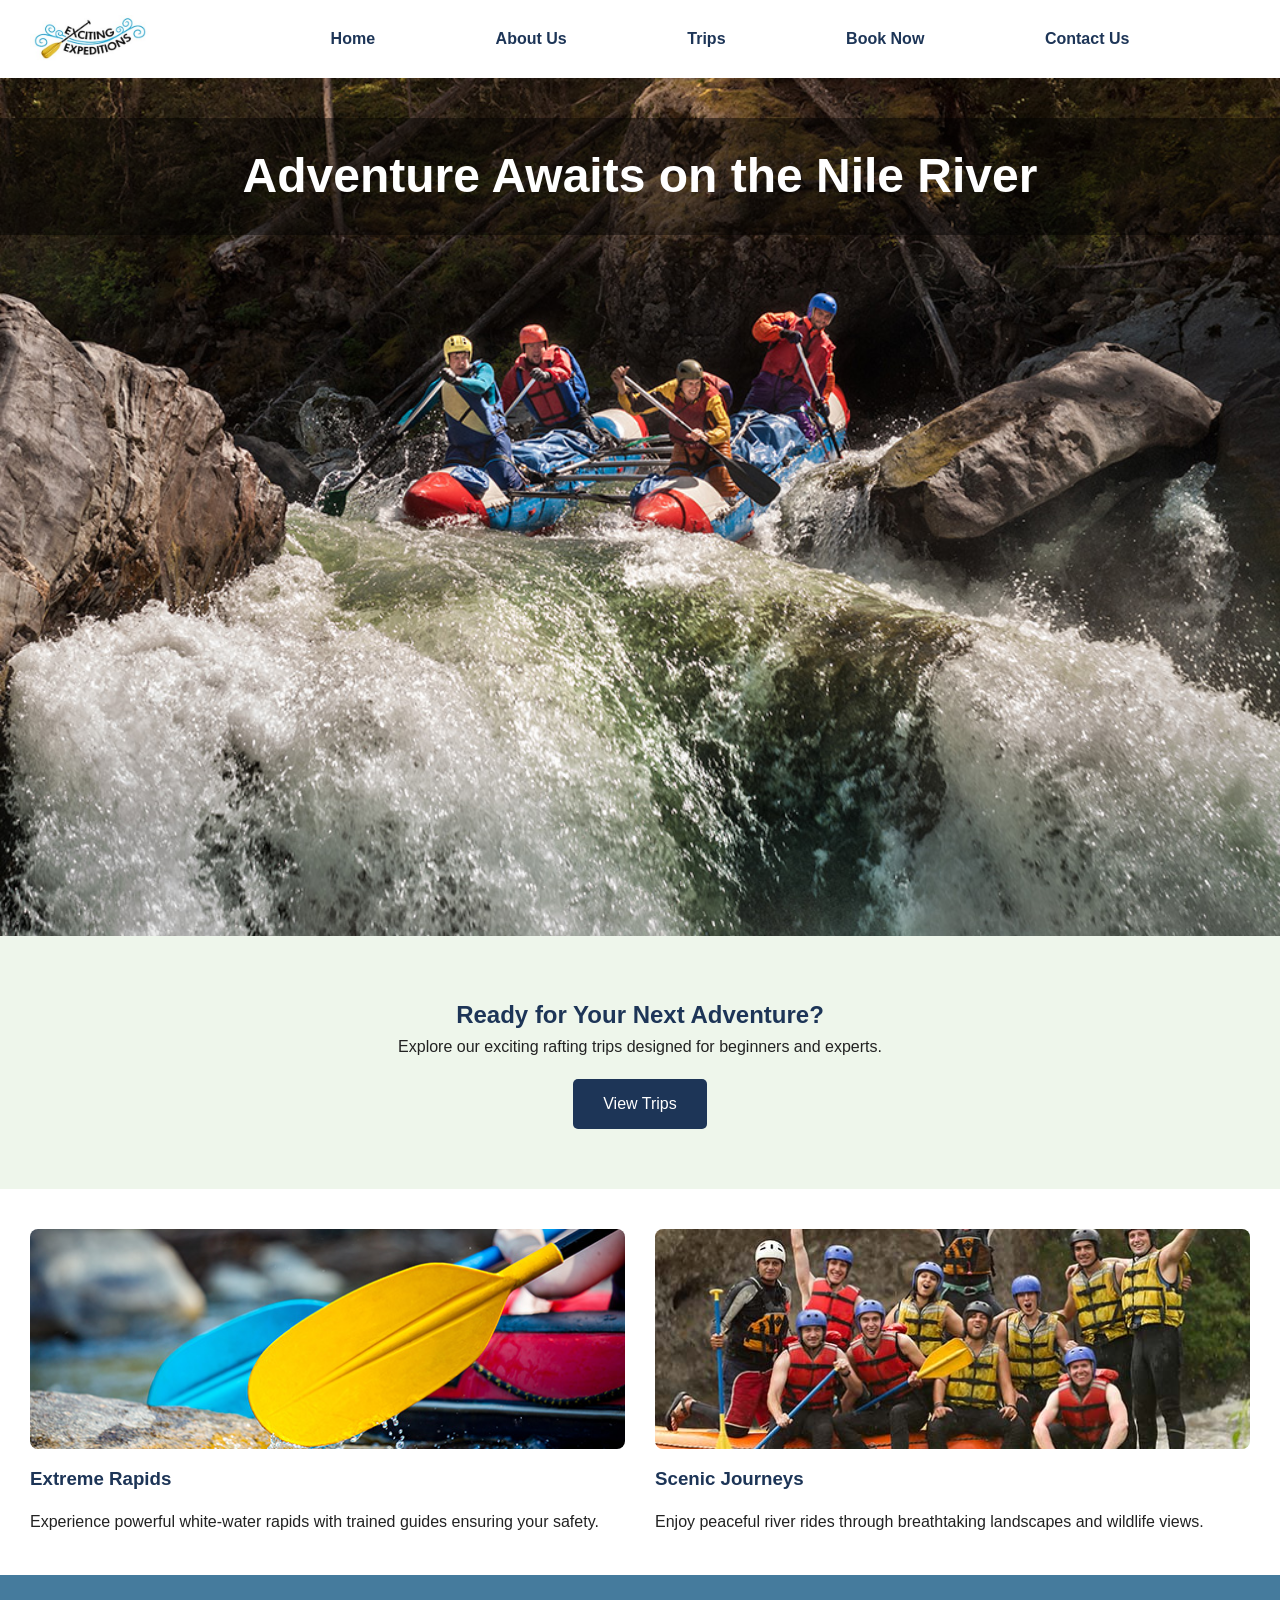
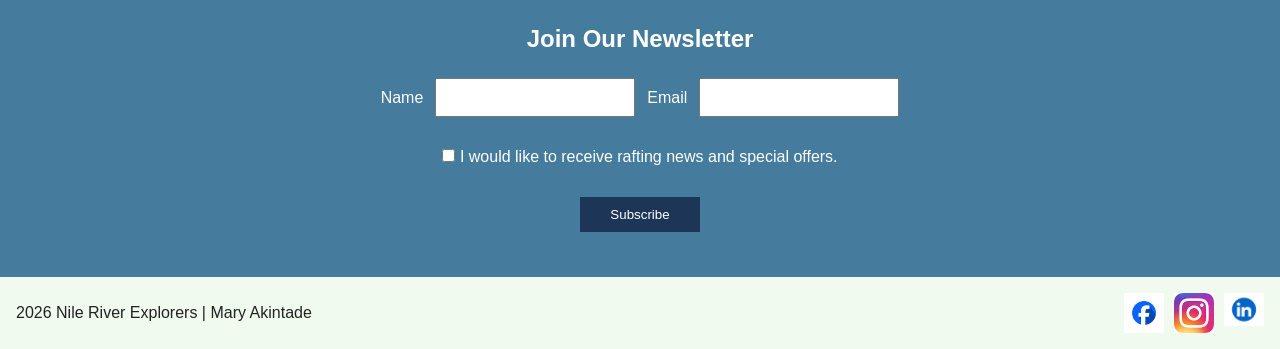
<file: index.html>
<!DOCTYPE html>
<html lang="en">

<head>
    <meta charset="UTF-8">
    <meta name="viewport" content="width=device-width, initial-scale=1.0">
    <meta name="description" content="Book your rafting adventure with Nile River Explorers.">
    <meta name="author" content="Mary Akintade">
    <title>Book Now | Nile River Explorers</title>

 
    <link rel="stylesheet" href="./styles/rafting.css">
</head>

<body>

    <header>

        <img src="images/z-excitingexpedition.jpg" alt="Nile River Explorers Logo">

        <nav>
            <ul>
                <li><a href="index.html">Home</a></li>
                <li><a href="about.html">About Us</a></li>
                <li><a href="trips.html">Trips</a></li>
                <li><a href="book.html">Book Now</a></li>
                <li><a href="contact.html">Contact Us</a></li>
            </ul>
        </nav>

    </header>

    <main>

        <!-- HERO -->

        <section class="hero">

            <img src="images/rafting41_1024.jpg" alt="White Water Rafting Adventure">

            <h1>Adventure Awaits on the Nile River</h1>

        </section>

        <!-- CALL TO ACTION -->

        <section class="cta">

            <h2>Ready for Your Next Adventure?</h2>

            <p>
                Explore our exciting rafting trips designed for beginners and experts.
            </p>

            <a href="trips.html" class="btn">View Trips</a>

        </section>

        <!-- HOME GRID -->

        <section class="home-grid">

            <div class="grid-item">

                <img src="images/rafting20_600.jpg" alt="Extreme Rapids">

                <h3>Extreme Rapids</h3>

                <p>
                    Experience powerful white-water rapids with trained guides ensuring your safety.
                </p>

            </div>

            <div class="grid-item">

                <img src="images/rafting59_600.jpg" alt="Scenic River Journey">

                <h3>Scenic Journeys</h3>

                <p>
                    Enjoy peaceful river rides through breathtaking landscapes and wildlife views.
                </p>

            </div>

        </section>

        <!-- NEWSLETTER -->

        <section class="newsletter">

            <h2>Join Our Newsletter</h2>

            <form>

                <label for="newsletter-name">Name</label>

                <input
                    type="text"
                    id="newsletter-name"
                    name="newsletter-name"
                    required>

                <label for="newsletter-email">Email</label>

                <input
                    type="email"
                    id="newsletter-email"
                    name="newsletter-email"
                    required>

                <label class="checkbox">

                    <input
                        type="checkbox"
                        name="offers">

                    I would like to receive rafting news and special offers.

                </label>
                

                <button type="submit">
                    Subscribe
                </button>

            </form>

        </section>

    </main>

    <footer>

        <p>2026 Nile River Explorers | Mary Akintade</p>

        <nav class="socialmedia">

            <a href="https://facebook.com">
                <img src="images/facebook.png" alt="Facebook">
            </a>

            <a href="https://instagram.com">
                <img src="images/instagram.jpg" alt="Instagram">
            </a>

            <a href="https://linkedin.com">
                <img src="images/linkedin logo.png" alt="LinkedIn">
            </a>

        </nav>

    </footer>

</body>

</html>
</file>
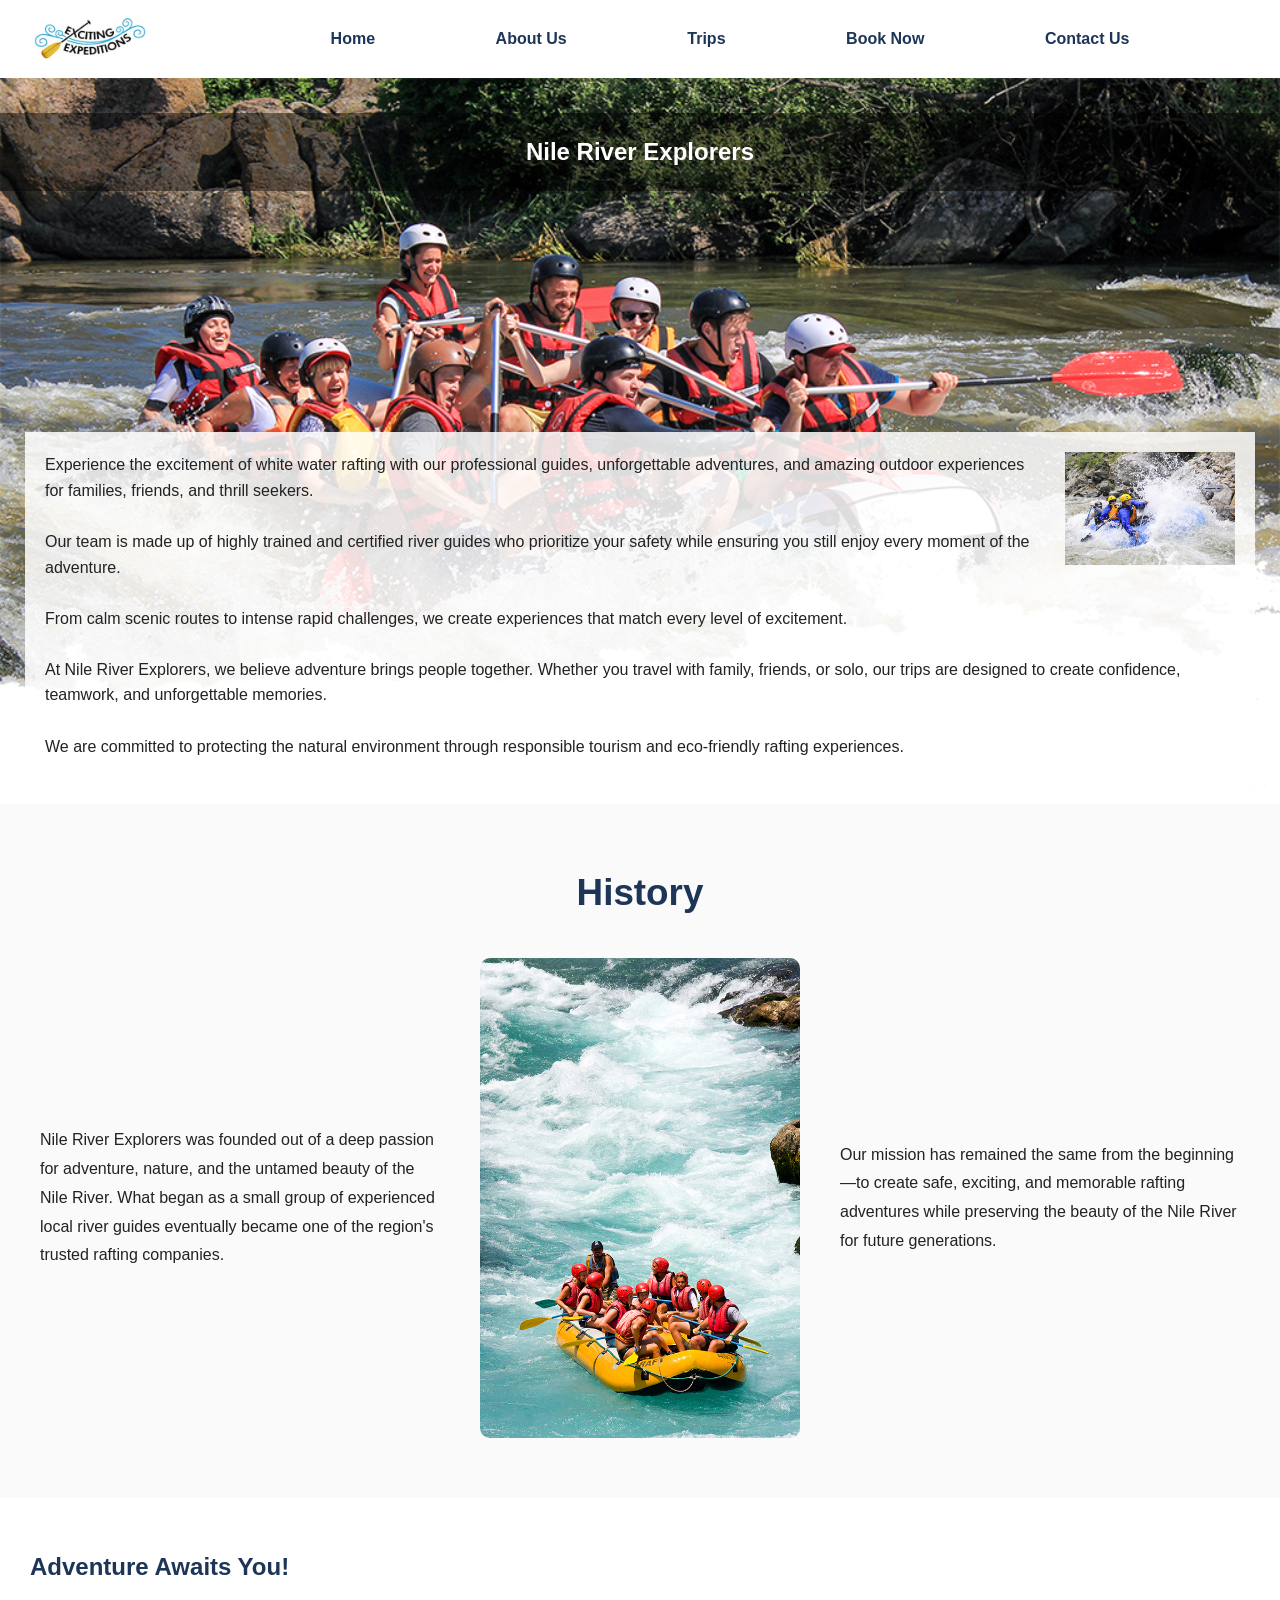
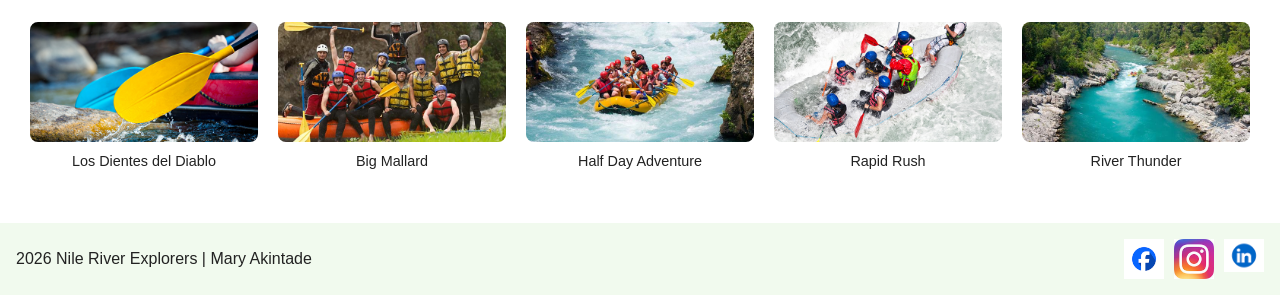
<file: about.html>
<!DOCTYPE html>
<html lang="en">

<head>
    <meta charset="UTF-8">
    <meta name="viewport" content="width=device-width, initial-scale=1.0">
    <meta name="description" content="Book your rafting adventure with Nile River Explorers.">
    <meta name="author" content="Mary Akintade">
    <title>Book Now | Nile River Explorers</title>

 
    <link rel="stylesheet" href="./styles/rafting.css">
</head>

<body>

    <header>

        <img src="images/z-excitingexpedition.jpg" alt="Nile River Explorers Logo">

        <nav>
            <ul>
                <li><a href="index.html">Home</a></li>
                <li><a href="about.html">About Us</a></li>
                <li><a href="trips.html">Trips</a></li>
                <li><a href="book.html">Book Now</a></li>
                <li><a href="contact.html">Contact Us</a></li>
            </ul>
        </nav>

    </header>

    <main>

        <!-- HERO -->

        <section class="about-hero">

            <img src="images/hero_transparency_1024.png"
                alt="Rafting Adventure">

            <h1>Nile River Explorers</h1>

            <article>

                <img src="images/rafting29_600.jpg"
                    alt="Happy Rafting Customer">

                <p>

                    Experience the excitement of white water rafting with our professional guides,
                    unforgettable adventures, and amazing outdoor experiences for families, friends,
                    and thrill seekers.

                    <br><br>

                    Our team is made up of highly trained and certified river guides who prioritize
                    your safety while ensuring you still enjoy every moment of the adventure.

                    <br><br>

                    From calm scenic routes to intense rapid challenges, we create experiences that
                    match every level of excitement.

                    <br><br>

                    At Nile River Explorers, we believe adventure brings people together. Whether
                    you travel with family, friends, or solo, our trips are designed to create
                    confidence, teamwork, and unforgettable memories.

                    <br><br>

                    We are committed to protecting the natural environment through responsible
                    tourism and eco-friendly rafting experiences.

                </p>

            </article>

        </section>

        <!-- HISTORY -->

        <section class="history">

            <h2>History</h2>

            <div class="history-content">

                <p>

                    Nile River Explorers was founded out of a deep passion for adventure,
                    nature, and the untamed beauty of the Nile River. What began as a small
                    group of experienced local river guides eventually became one of the
                    region's trusted rafting companies.

                </p>

                <img src="images/rafting49_600.jpg"
                    alt="History of Nile River Explorers">

                <p>

                    Our mission has remained the same from the beginning—to create safe,
                    exciting, and memorable rafting adventures while preserving the beauty
                    of the Nile River for future generations.

                </p>

            </div>

        </section>

        <!-- ADVENTURE GALLERY -->

        <section class="adventure">

            <h2>Adventure Awaits You!</h2>

            <div class="adventure-gallery">

                <figure>

                    <img src="images/rafting20_600.jpg"
                        alt="Los Dientes del Diablo">

                    <figcaption>Los Dientes del Diablo</figcaption>

                </figure>

                <figure>

                    <img src="images/rafting59_600.jpg"
                        alt="Big Mallard">

                    <figcaption>Big Mallard</figcaption>

                </figure>

                <figure>

                    <img src="images/rafting53_600.jpg"
                        alt="Half Day Adventure">

                    <figcaption>Half Day Adventure</figcaption>

                </figure>

                <figure>

                    <img src="images/rafting42_600.jpg"
                        alt="Rapid Rush">

                    <figcaption>Rapid Rush</figcaption>

                </figure>

                <figure>

                    <img src="images/rafting58_600.jpg"
                        alt="River Thunder">

                    <figcaption>River Thunder</figcaption>

                </figure>

            </div>

        </section>

    </main>

    <footer>

        <p>2026 Nile River Explorers | Mary Akintade</p>

        <nav class="socialmedia">

            <a href="https://facebook.com">
                <img src="images/facebook.png" alt="Facebook">
            </a>

            <a href="https://instagram.com">
                <img src="images/instagram.jpg" alt="Instagram">
            </a>

            <a href="https://linkedin.com">
                <img src="images/linkedin logo.png" alt="LinkedIn">
            </a>

        </nav>

    </footer>

</body>

</html>
</file>
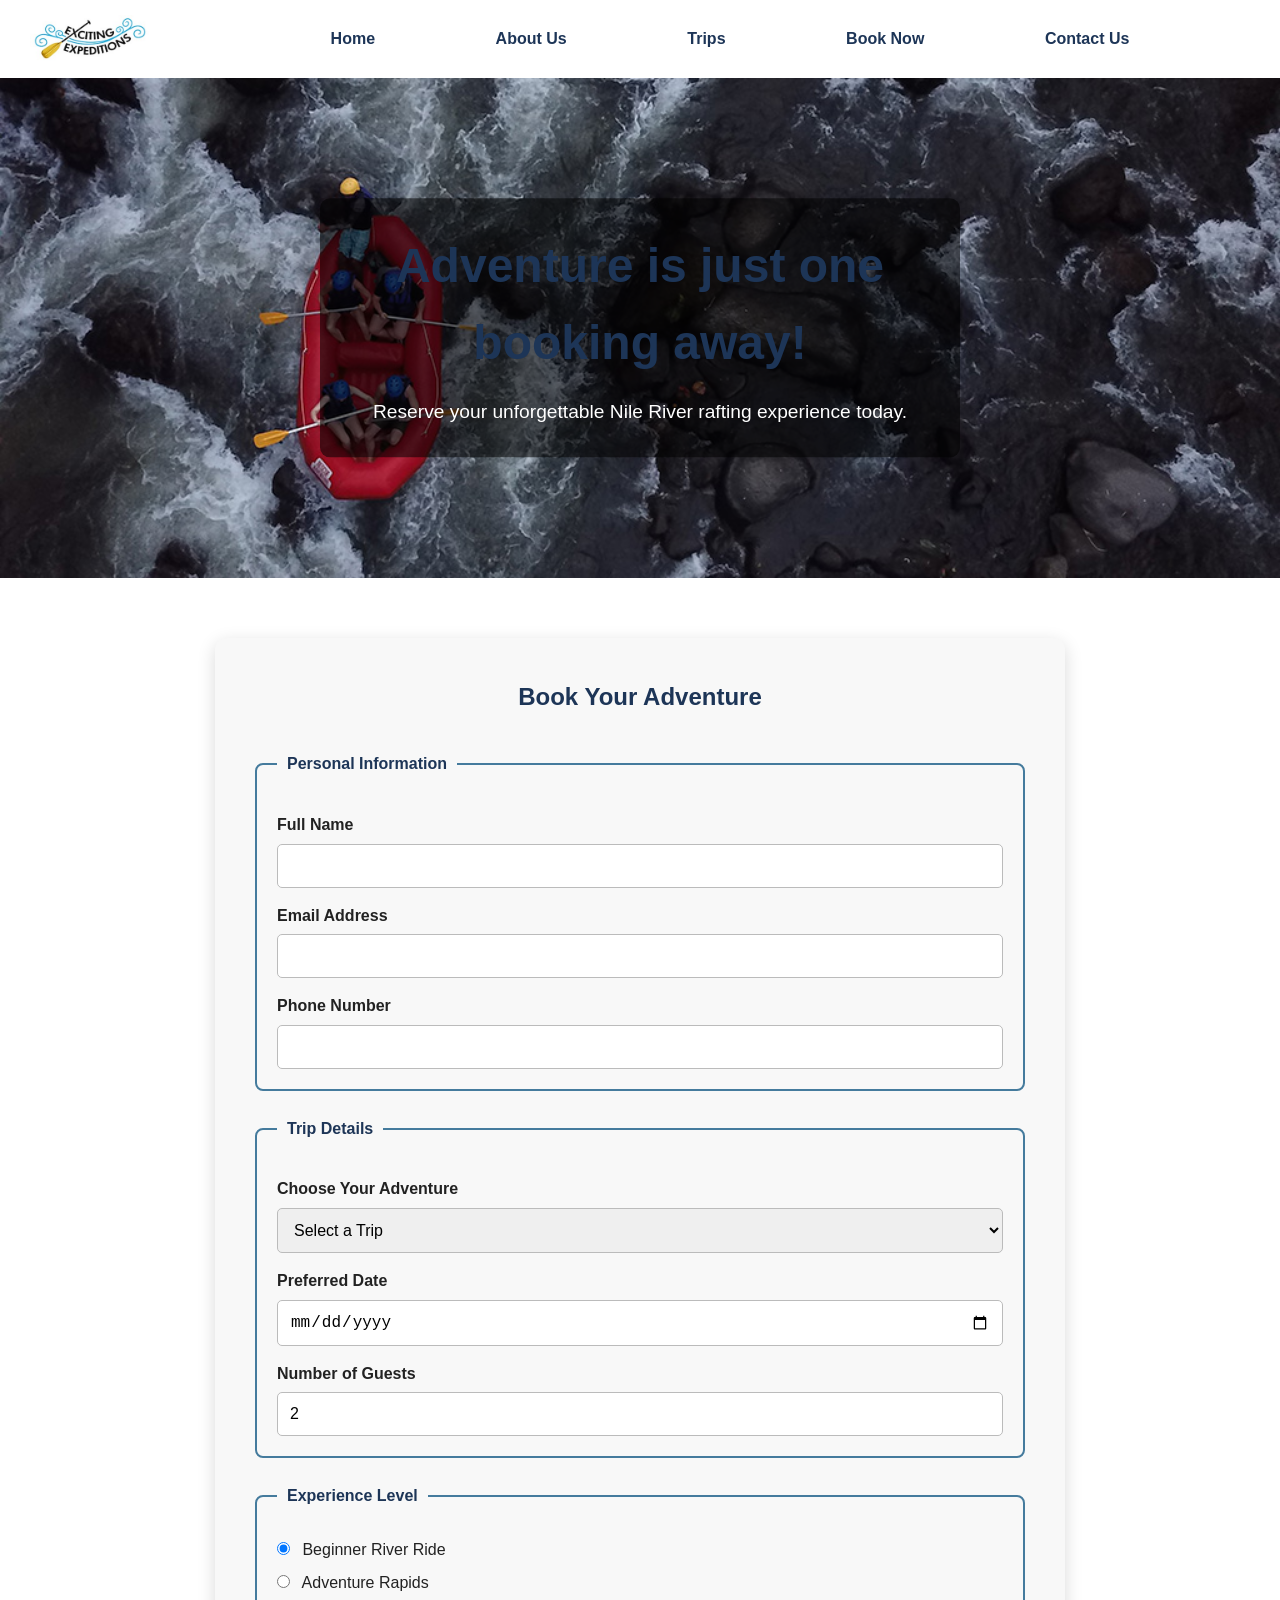
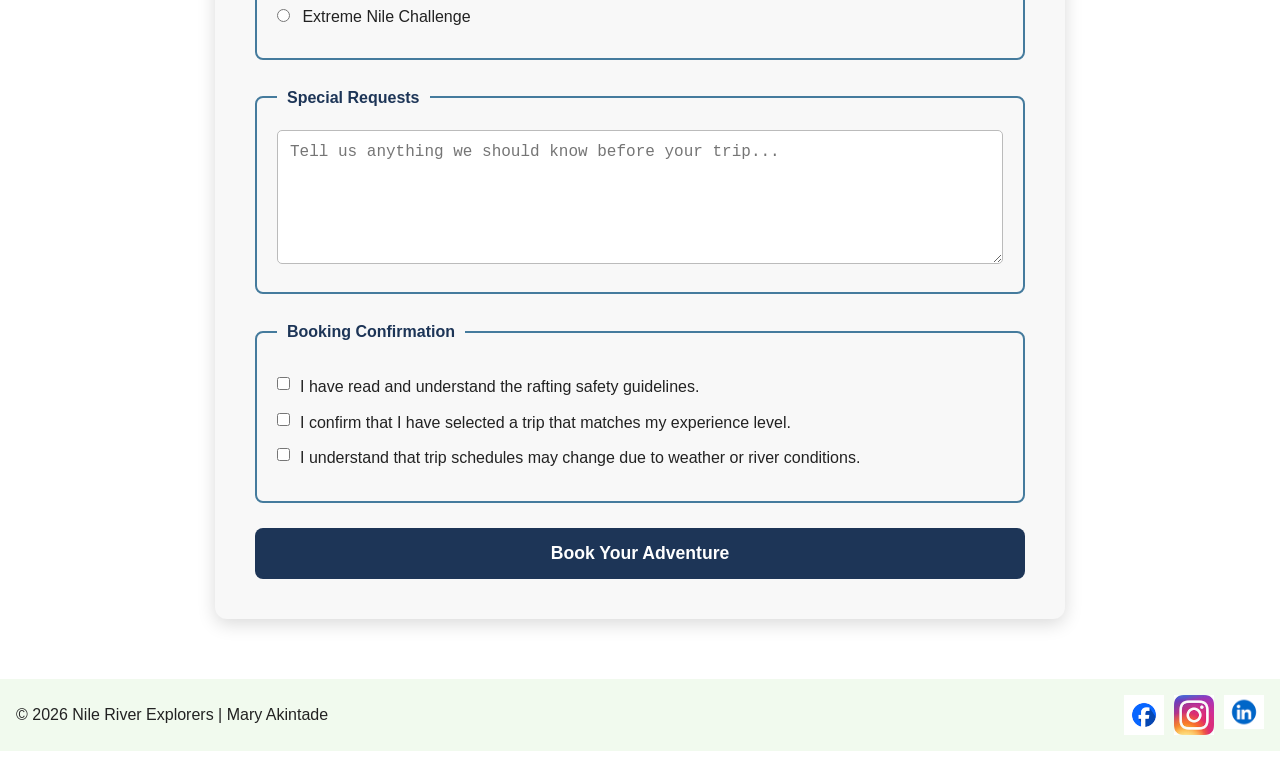
<file: book.html>
<!DOCTYPE html>
<html lang="en">

<head>
    <meta charset="UTF-8">
    <meta name="viewport" content="width=device-width, initial-scale=1.0">
    <meta name="description" content="Book your rafting adventure with Nile River Explorers.">
    <meta name="author" content="Mary Akintade">
    <title>Book Now | Nile River Explorers</title>

 
    <link rel="stylesheet" href="./styles/rafting.css">
</head>

<body>

    <header>

        <img src="images/z-excitingexpedition.jpg" alt="Nile River Explorers Logo">

        <nav>
            <ul>
                <li><a href="index.html">Home</a></li>
                <li><a href="about.html">About Us</a></li>
                <li><a href="trips.html">Trips</a></li>
                <li><a href="book.html">Book Now</a></li>
                <li><a href="contact.html">Contact Us</a></li>
            </ul>
        </nav>

    </header>

    <main>

        <!-- HERO -->

        <section class="booking-hero">

            <img src="images/rafting16_1024.jpg" alt="Book Your Adventure">

            <div class="booking-overlay">

                <h1>Adventure is just one booking away!</h1>

                <p>
                    Reserve your unforgettable Nile River rafting experience today.
                </p>

            </div>

        </section>


        <!-- BOOKING FORM -->

        <section class="booking-section">

            <h2>Book Your Adventure</h2>

            <form>

                <fieldset>

                    <legend>Personal Information</legend>

                    <label for="fullname">Full Name</label>
                    <input type="text" id="fullname" name="fullname" required>

                    <label for="email">Email Address</label>
                    <input type="email" id="email" name="email" required>

                    <label for="phone">Phone Number</label>
                    <input type="tel" id="phone" name="phone" required>

                </fieldset>


                <fieldset>

                    <legend>Trip Details</legend>

                    <label for="trip">Choose Your Adventure</label>

                    <select id="trip" name="trip">

                        <option value="">Select a Trip</option>

                        <option>Los Dientes del Diablo</option>

                        <option>Big Mallard</option>

                        <option>Half Day Adventure</option>

                        <option>Rapid Rush</option>

                        <option>River Thunder</option>

                    </select>


                    <label for="date">Preferred Date</label>

                    <input type="date" id="date" name="date">


                    <label for="people">Number of Guests</label>

                    <input type="number"
                           id="people"
                           name="people"
                           min="1"
                           max="20"
                           value="2">

                </fieldset>


                <fieldset>

                    <legend>Experience Level</legend>

                    <label>
                        <input type="radio" name="experience" value="beginner" checked>
                        Beginner River Ride
                    </label>

                    <label>
                        <input type="radio" name="experience" value="intermediate">
                        Adventure Rapids
                    </label>

                    <label>
                        <input type="radio" name="experience" value="expert">
                        Extreme Nile Challenge                    </label>

                </fieldset>


                <fieldset>

                    <legend>Special Requests</legend>

                    <textarea
                        rows="6"
                        placeholder="Tell us anything we should know before your trip..."></textarea>

                </fieldset>


                <fieldset>

                    <legend>Booking Confirmation</legend>

                    <label class="checkbox">
                        <input type="checkbox" required>
                        I have read and understand the rafting safety guidelines.
                    </label>

                    <label class="checkbox">
                        <input type="checkbox">
                        I confirm that I have selected a trip that matches my experience level.
                    </label>

                    <label class="checkbox">
                        <input type="checkbox">
                        I understand that trip schedules may change due to weather or river conditions.
                    </label>

                </fieldset>


                <button type="submit" class="book-btn">
                    Book Your Adventure
                </button>

            </form>

        </section>

    </main>


    <footer>

        <p>© 2026 Nile River Explorers | Mary Akintade</p>

        <nav class="socialmedia">

            <a href="https://facebook.com">
                <img src="images/facebook.png" alt="Facebook">
            </a>

            <a href="https://instagram.com">
                <img src="images/instagram.jpg" alt="Instagram">
            </a>

            <a href="https://linkedin.com">
                <img src="images/linkedin logo.png" alt="LinkedIn">
            </a>

        </nav>

    </footer>

</body>

</html>
</file>
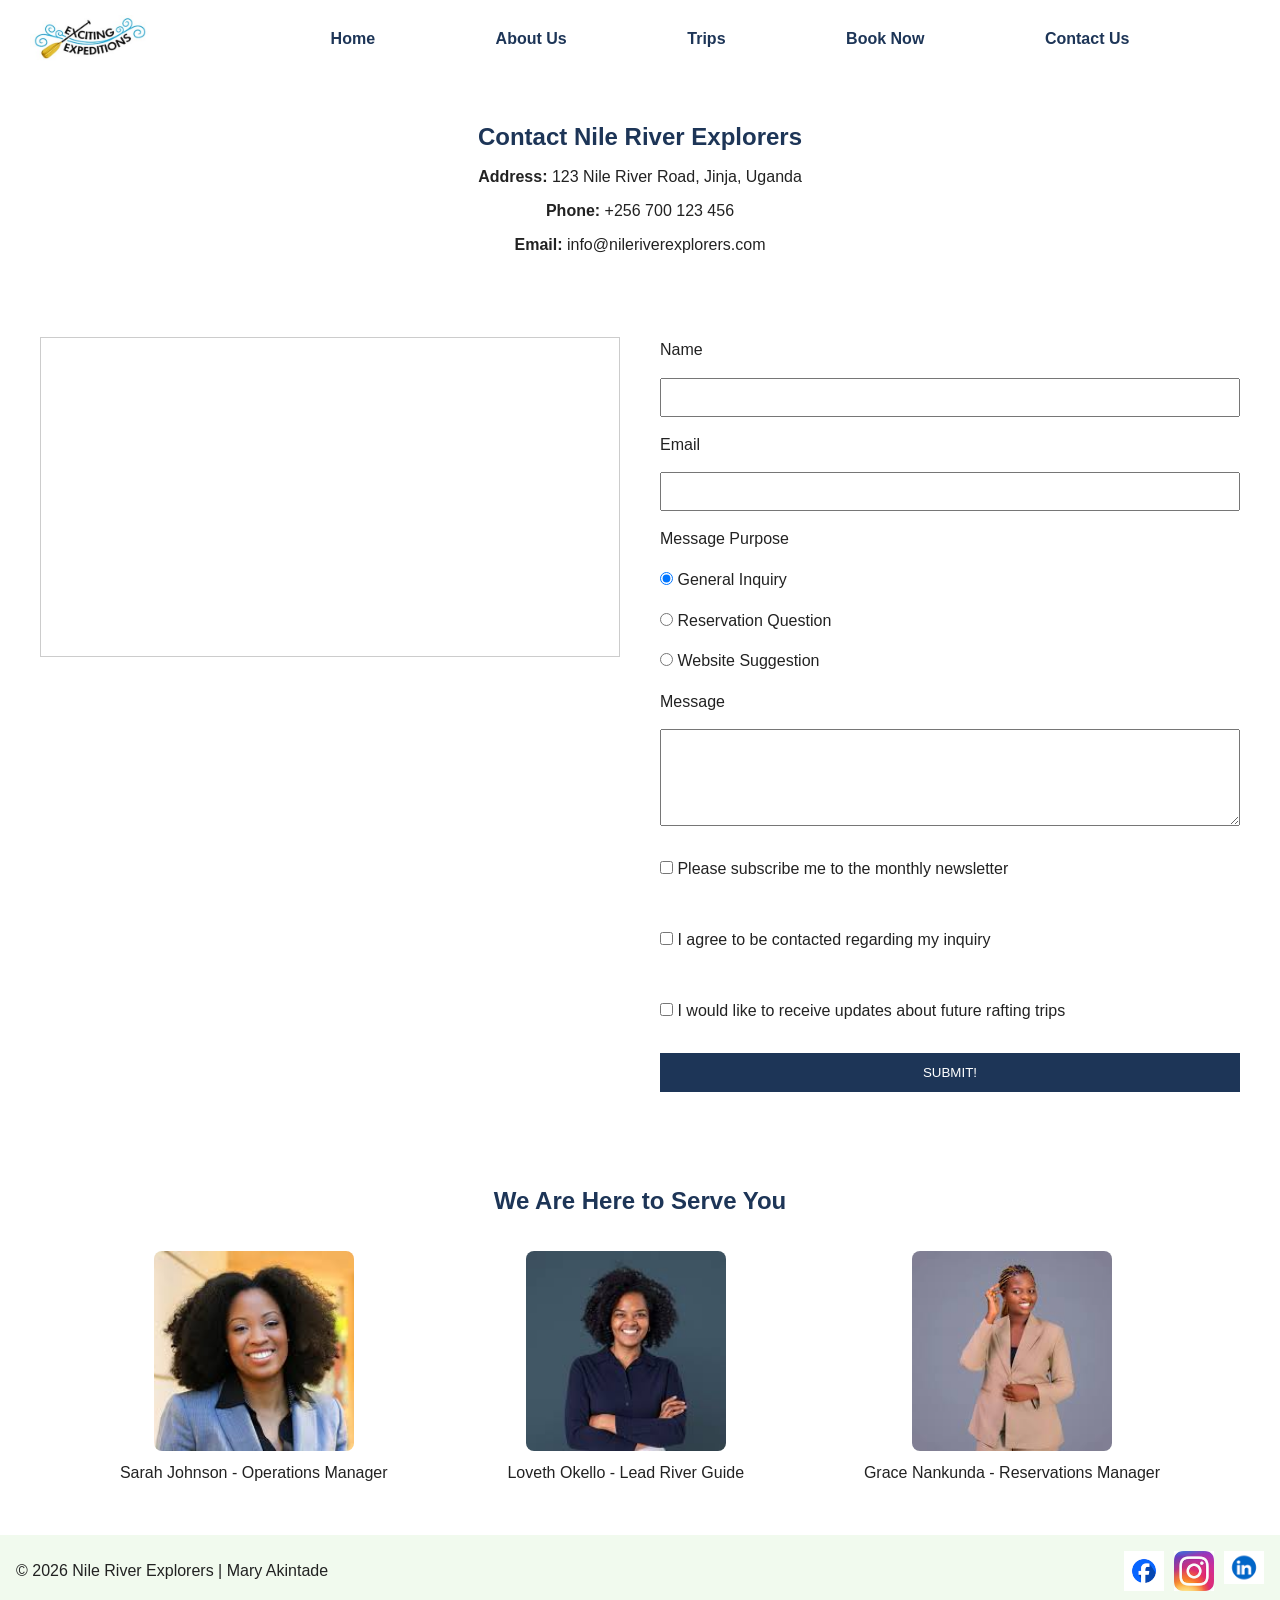
<file: contact.html>
<!DOCTYPE html>
<html lang="en">

<head>
    <meta charset="UTF-8">
    <meta name="viewport" content="width=device-width, initial-scale=1.0">
    <meta name="description" content="Book your rafting adventure with Nile River Explorers.">
    <meta name="author" content="Mary Akintade">
    <title>Book Now | Nile River Explorers</title>

 
    <link rel="stylesheet" href="./styles/rafting.css">
</head>

<body>

    <header>

        <img src="images/z-excitingexpedition.jpg" alt="Nile River Explorers Logo">

        <nav>
            <ul>
                <li><a href="index.html">Home</a></li>
                <li><a href="about.html">About Us</a></li>
                <li><a href="trips.html">Trips</a></li>
                <li><a href="book.html">Book Now</a></li>
                <li><a href="contact.html">Contact Us</a></li>
            </ul>
        </nav>

    </header>

    <main>
        <section class="contact-info">
            <h1>Contact Nile River Explorers</h1>

            <div class="company-details">
                <p><strong>Address:</strong> 123 Nile River Road, Jinja, Uganda</p>
                <p><strong>Phone:</strong> +256 700 123 456</p>
                <p><strong>Email:</strong> info@nileriverexplorers.com</p>
            </div>
        </section>

        <section class="contact-grid">

            <div class="map">
                <iframe src="https://www.google.com/maps?q=Jinja,Uganda&output=embed"
                  allowfullscreen="" loading="lazy">
                </iframe>
            </div>

            <div class="contact-form">
                <form>

                    <label for="name">Name</label>
                    <input type="text" id="name" name="name" required>

                    <label for="email">Email</label>
                    <input type="email" id="email" name="email" required>

                    <p>Message Purpose</p>

                    <label>
                        <input type="radio" name="purpose" value="general" checked>
                        General Inquiry
                    </label>

                    <label>
                        <input type="radio" name="purpose" value="reservation">
                        Reservation Question
                    </label>

                    <label>
                        <input type="radio" name="purpose" value="suggestion">
                        Website Suggestion
                    </label>

                    <label for="message">Message</label>
                    <textarea id="message" name="message" rows="5"></textarea>

                    <label class="checkbox">
                        <input type="checkbox" name="newsletter">
                        Please subscribe me to the monthly newsletter
                    </label>
            <label class="checkbox">
                        <input type="checkbox" name="inquiry">
                         I agree to be contacted regarding my inquiry
                    </label>
                    
                     <label class="checkbox">
                        <input type="checkbox" name="updates">
                       I would like to receive updates about future rafting trips
                    </label>
                  
                    <button type="submit">SUBMIT!</button>
                    

                </form>
            </div>
            </section>
<section class="employees">

    <h2>We Are Here to Serve You</h2>

    <div class="employee-gallery">

        <figure>
            <img src="images/download (5).jpg" alt="Operations Manager">
            <figcaption>Sarah Johnson - Operations Manager</figcaption>
        </figure>

        <figure>
            <img src="images/download (4).jpg" alt="Lead River Guide">
            <figcaption>Loveth Okello - Lead River Guide</figcaption>
        </figure>

        <figure>
            <img src="images/images (3).jpg" alt="Reservations Manager">
            <figcaption>Grace Nankunda - Reservations Manager</figcaption>
        </figure>

    </div>

</section>


        </main>

        <footer>
            <p>© 2026 Nile River Explorers | Mary Akintade</p>

            <nav class="socialmedia">
                <a href="https://facebook.com">
                    <img src="images/facebook.png" alt="Facebook">
                </a>

                <a href="https://instagram.com">
                    <img src="images/instagram.jpg" alt="Instagram">
                </a>

                <a href="https://linkedin.com">
                    <img src="images/linkedin logo.png" alt="LinkedIn">
                </a>
            </nav>
        </footer>
        

</body>

</html>
</file>
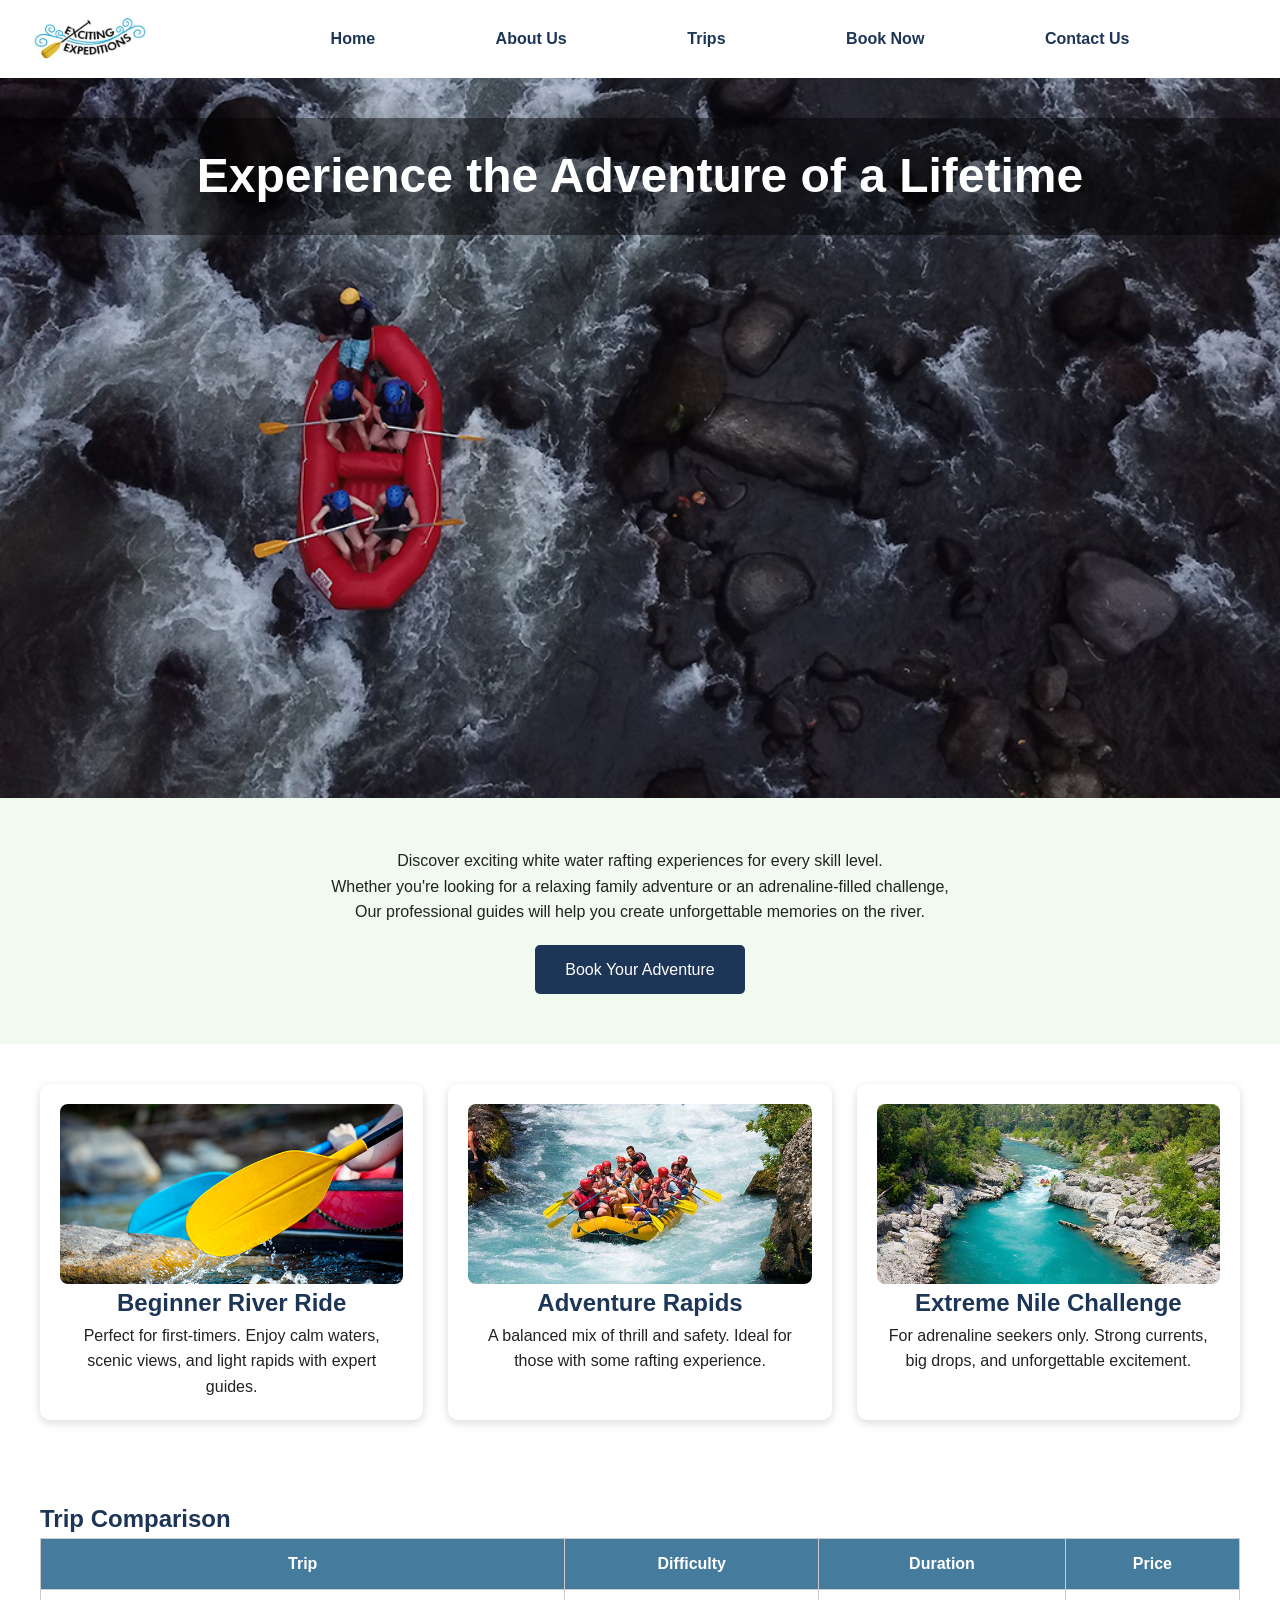
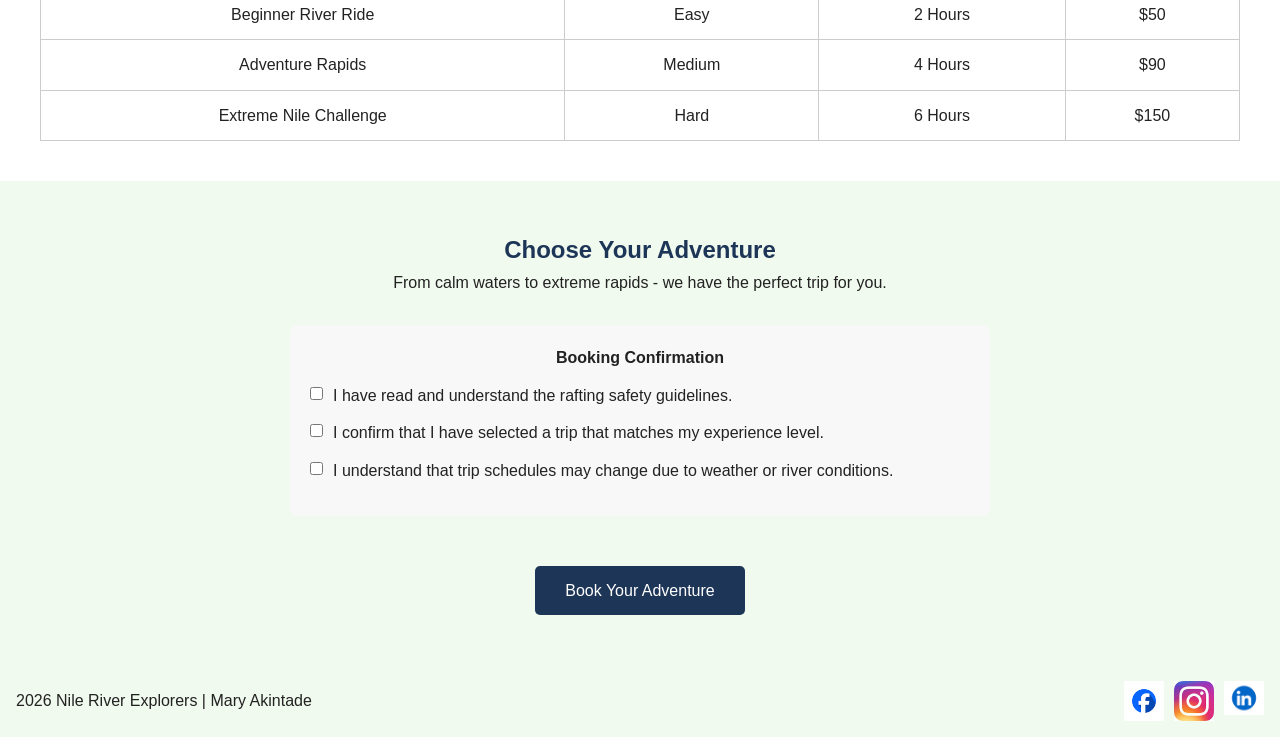
<file: trips.html>
<!DOCTYPE html>
<html lang="en">

<head>
    <meta charset="UTF-8">
    <meta name="viewport" content="width=device-width, initial-scale=1.0">
    <meta name="description" content="Book your rafting adventure with Nile River Explorers.">
    <meta name="author" content="Mary Akintade">
    <title>Book Now | Nile River Explorers</title>

 
    <link rel="stylesheet" href="./styles/rafting.css">
</head>

<body>

    <header>

        <img src="images/z-excitingexpedition.jpg" alt="Nile River Explorers Logo">

        <nav>
            <ul>
                <li><a href="index.html">Home</a></li>
                <li><a href="about.html">About Us</a></li>
                <li><a href="trips.html">Trips</a></li>
                <li><a href="book.html">Book Now</a></li>
                <li><a href="contact.html">Contact Us</a></li>
            </ul>
        </nav>

    </header>

    <main>
        <section class="hero">
    <img src="images/rafting16_1024.jpg" alt="Exciting rafting trip through rapids">
       <h1>Experience the Adventure of a Lifetime</h1>
</section>
 <!-- HERO  -->
  
       <section class="trips-hero">
         
            <p>Discover exciting white water rafting experiences for every 
                skill level. <br>Whether you're looking for a relaxing 
                family adventure or 
                an adrenaline-filled challenge, <br>Our professional guides will help you 
                create unforgettable memories on the river.</p>
            <a href="contact.html" class="btn">Book Your Adventure</a>
        </section>
       

        <!-- TRIP CARDS (GRID LAYOUT) -->
        <section class="trip-grid">

            <div class="trip-card">
                <img src="images/rafting20_600.jpg" alt="Beginner Trip">
                <h2>Beginner River Ride</h2>
                <p>Perfect for first-timers. Enjoy calm waters, scenic views, and light rapids with
                    expert guides.</p>
            </div>

            <div class="trip-card">
                <img src="images/rafting53_600.jpg" alt="Intermediate Trip">
                <h2>Adventure Rapids</h2>
                <p>A balanced mix of thrill and safety. Ideal for those with some rafting
                    experience.</p>
            </div>

            <div class="trip-card">
                <img src="images/rafting58_600.jpg" alt="Extreme Trip">
                <h2>Extreme Nile Challenge</h2>
                <p>For adrenaline seekers only. Strong currents, big drops, and unforgettable
                    excitement.</p>
            </div>

        </section>

        <!-- TABLE SECTION -->
        <section class="trip-table-section">

            <h2>Trip Comparison</h2>

            <table class="trip-table">

                <tr>
                    <th>Trip</th>
                    <th>Difficulty</th>
                    <th>Duration</th>
                    <th>Price</th>
                </tr>

                <tr>
                    <td>Beginner River Ride</td>
                    <td>Easy</td>
                    <td>2 Hours</td>
                    <td>$50</td>
                </tr>

                <tr>
                    <td>Adventure Rapids</td>
                    <td>Medium</td>
                    <td>4 Hours</td>
                    <td>$90</td>
                </tr>

                <tr>
                    <td>Extreme Nile Challenge</td>
                    <td>Hard</td>
                    <td>6 Hours</td>
                    <td>$150</td>
                </tr>

            </table>

        </section>
         <!-- CTA -->
        <section class="trips-hero">
            <h2>Choose Your Adventure</h2>
            <p>From calm waters to extreme rapids - we have the perfect trip for you.</p>

           <div class="booking-confirmation">

    <h4>Booking Confirmation</h4>
    

    <label class="checkbox">
        <input type="checkbox" name="safety-guidelines">
         I have read and understand the rafting safety guidelines.
    </label>
     <label class="checkbox">
        <input type="checkbox" name="experience-level">
         I confirm that I have selected a trip that matches my experience level.
    </label>
    <label class="checkbox">
        <input type="checkbox" name="trip-schedule">
         I understand that trip schedules may change due to weather or river conditions.
    </label>

</div>
         



            <a href="contact.html" class="btn">Book Your Adventure</a>
        </section>

    </main>

    <footer>

        <p>2026 Nile River Explorers | Mary Akintade</p>

        <nav class="socialmedia">

            <a href="https://facebook.com">
                <img src="images/facebook.png" alt="Facebook">
            </a>

            <a href="https://instagram.com">
                <img src="images/instagram.jpg" alt="Instagram">
            </a>

            <a href="https://linkedin.com">
                <img src="images/linkedin logo.png" alt="LinkedIn">
            </a>

        </nav>

    </footer>

</body>

</html>
</file>
<file: styles/rafting.css>
/* ==========================
   ROOT VARIABLES
========================== */

:root {
    --primary-color: #1d3557;
    --secondary-color: #457b9d;
    --accent-color: #f1faee;

    --heading-font: Arial, sans-serif;
    --body-font: Verdana, sans-serif;
}

/* ==========================
   GLOBAL STYLES
========================== */

* {
    margin: 0;
    padding: 0;
    box-sizing: border-box;
}

body {
    font-family: var(--body-font);
    color: #222;
    line-height: 1.6;
}

h1,
h2,
h3 {
    font-family: var(--heading-font);
    color: var(--primary-color);
}

img {
    max-width: 100%;
    display: block;
}

/* ==========================
   HEADER
========================== */

header {
    display: grid;
    grid-template-columns: 180px 1fr;
    align-items: center;
    padding: 15px 30px;
    background: white;
}

header img {
    width: 120px;
}

nav ul {
    display: flex;
    justify-content: space-evenly;
    list-style: none;
}

nav a {
    text-decoration: none;
    color: var(--primary-color);
    font-weight: bold;
}

nav a:hover {
    color: var(--secondary-color);
}

/* ==========================
   HERO (HOME PAGE)
========================== */

.hero {
    position: relative;
}

.hero img {
    width: 100%;
}

.hero h1 {
    position: absolute;
    top: 40px;
    width: 100%;
    text-align: center;
    color: white;
    background: rgba(0,0,0,.45);
    padding: 20px;
    font-size: 3rem;
}

/* ==========================
   ABOUT HERO
========================== */

.about-hero {
    position: relative;
}

.about-hero img {
    width: 100%;
}

.about-hero h1 {
    position: absolute;
    top: 35px;
    width: 100%;
    text-align: center;
    color: white;
    background: rgba(0,0,0,.45);
    padding: 20px;
}

.about-hero article {
    position: absolute;
    left: 25px;
    right: 25px;
    bottom: 25px;
    background: rgba(255,255,255,.85);
    padding: 20px;
}

.about-hero article img {
    width: 170px;
    float: right;
    margin-left: 20px;
}

/* ==========================
   HISTORY
========================== */

.history {
    padding: 60px 40px;
    background: #fafafa;
}

.history h2 {
    text-align: center;
    margin-bottom: 35px;
    font-size: 2.3rem;
}

.history-content {
    display: grid;
    grid-template-columns: 1fr 320px 1fr;
    gap: 40px;
    align-items: center;
}

.history-content img {
    width: 100%;
    border-radius: 10px;
}

.history-content p {
    line-height: 1.8;
}

/* ==========================
   ADVENTURE GALLERY
========================== */

.adventure {
    padding: 50px 30px;
}

.adventure h2 {
    margin-bottom: 35px;
}

.adventure-gallery {
    display: flex;
    justify-content: space-between;
    gap: 20px;
}

.adventure-gallery figure {
    flex: 1;
    text-align: center;
}

.adventure-gallery img {
    width: 100%;
    height: 120px;
    object-fit: cover;
    border-radius: 8px;
}

.adventure-gallery figcaption {
    margin-top: 8px;
    font-size: .9rem;
}

/* ==========================
   CTA
========================== */

.cta {
    text-align: center;
    background: #eef6eb;
    padding: 60px 20px;
}
.booking-confirmation {
    max-width: 700px;
    margin: 30px auto;
    padding: 20px;
    background: #f8f8f8;
    border-radius: 8px;
}

.booking-confirmation h3 {
    margin-bottom: 20px;
    text-align: center;
}

.booking-confirmation .checkbox {
    display: flex;
    align-items: flex-start;
    gap: 10px;
    margin: 12px 0;
}

.booking-confirmation .checkbox input {
    margin-top: 4px;
}

.booking-confirmation button {
    margin-top: 20px;
}

.btn {
    display: inline-block;
    margin-top: 20px;
    padding: 12px 30px;
    background: var(--primary-color);
    color: white;
    text-decoration: none;
    border-radius: 5px;
}

/* ==========================
   HOME GRID
========================== */

.home-grid {
    display: grid;
    grid-template-columns: repeat(2,1fr);
    gap: 30px;
    padding: 40px 30px;
}

.grid-item img {
    width: 100%;
    height: 220px;
    object-fit: cover;
    border-radius: 8px;
}

.grid-item h3 {
    margin: 15px 0;
}

/* ==========================
   NEWSLETTER
========================== */

.newsletter {
    background: var(--secondary-color);
    color: white;
    text-align: center;
    padding: 45px 20px;
}

.newsletter h2 {
    color: white;
    margin-bottom: 20px;
}

.newsletter form {
    display: flex;
    justify-content: center;
    align-items: center;
    gap: 12px;
    flex-wrap: wrap;
}

.newsletter input[type="text"],
.newsletter input[type="email"] {
    padding: 10px;
    width: 200px;
}

.checkbox {
    width: 100%;
    margin: 15px 0;
}

.newsletter button {
    padding: 10px 30px;
    background: var(--primary-color);
    color: white;
    border: none;
    cursor: pointer;
}

/* ==========================
   CONTACT PAGE
========================== */

.contact-info {
    text-align: center;
    margin: 40px 0;
}

.company-details p {
    margin: 8px 0;
}

.contact-grid {
    display: grid;
    grid-template-columns: 1fr 1fr;
    gap: 40px;
    padding: 40px;
}


.map iframe {
    width: 100%;
    height: 320px;
    border: 1px solid #ccc;
}
.contact-form form {
    display: flex;
    flex-direction: column;
    gap: 15px;
}

.contact-form input,
.contact-form textarea {
    padding: 10px;
}

.contact-form button {
    padding: 12px;
    background: var(--primary-color);
    color: white;
    border: none;
}

.employees {
    padding: 50px 20px;
    text-align: center;
}

.employees h2 {
    margin-bottom: 30px;
}

.employee-gallery {
    display: flex;
    justify-content: center;
    gap: 30px;
    flex-wrap: wrap;
}

.employee-gallery {
    display: flex;
    justify-content: space-evenly;
    align-items: flex-start;
    gap: 20px;
    flex-wrap: nowrap;
}
.employee-gallery img {
    width: 200px;
    height: 200px;
    object-fit: cover;
    border-radius: 8px;
    margin: 0 auto;
}

.employee-gallery figcaption {
    margin-top: 10px;
    line-height: 1.5;
}

/* ==========================
   TRIPS
========================== */

.trips-hero {
    text-align: center;
    background: var(--accent-color);
    padding: 50px;
}

.trip-grid {
    display: grid;
    grid-template-columns: repeat(3,1fr);
    gap: 25px;
    padding: 40px;
}

.trip-card {
    text-align: center;
    background: white;
    border-radius: 10px;
    padding: 20px;
    box-shadow: 0 3px 10px rgba(0,0,0,.15);
}

.trip-card img {
    width: 100%;
    height: 180px;
    object-fit: cover;
    border-radius: 8px;
}

.trip-table-section {
    padding: 40px;
}

.trip-table {
    width: 100%;
    border-collapse: collapse;
}

.trip-table th,
.trip-table td {
    border: 1px solid #ccc;
    padding: 12px;
    text-align: center;
}

.trip-table th {
    background: var(--secondary-color);
    color: white;
}

/* ==========================
   FOOTER
========================== */
footer {
    display: flex;
    justify-content: space-between;
    align-items: center;
    background-color: var(--accent-color);
    padding: 1rem;
}

.socialmedia {
    display: flex;
    gap: 10px;
}

.socialmedia img {
    width: 40px;
}
/*/* ===========================
   BOOK NOW PAGE
=========================== */

/* HERO */

.booking-hero {
    position: relative;
}

.booking-hero img {
    width: 100%;
    height: 500px;
    object-fit: cover;
    display: block;
}

.booking-overlay {
    position: absolute;
    top: 50%;
    left: 50%;
    transform: translate(-50%, -50%);
    background: rgba(0,0,0,.55);
    color: white;
    text-align: center;
    padding: 30px 50px;
    border-radius: 10px;
}

.booking-overlay h1 {
    margin: 0;
    font-size: 3rem;
}

.booking-overlay p {
    margin-top: 15px;
    font-size: 1.2rem;
}


/* BOOKING SECTION */

.booking-section {
    max-width: 850px;
    margin: 60px auto;
    padding: 40px;
    background: #f8f8f8;
    border-radius: 12px;
    box-shadow: 0 5px 18px rgba(0,0,0,.15);
}

.booking-section h2 {
    text-align: center;
    color: var(--primary-color);
    margin-bottom: 35px;
}


/* FORM */

.booking-section form {
    display: flex;
    flex-direction: column;
    gap: 25px;
}


/* FIELDSETS */

.booking-section fieldset {
    border: 2px solid var(--secondary-color);
    border-radius: 8px;
    padding: 20px;
}

.booking-section legend {
    font-weight: bold;
    color: var(--primary-color);
    padding: 0 10px;
}


/* LABELS */

.booking-section label {
    display: block;
    margin-top: 15px;
    margin-bottom: 6px;
    font-weight: bold;
}


/* INPUTS */

.booking-section input,
.booking-section select,
.booking-section textarea {
    width: 100%;
    padding: 12px;
    border: 1px solid #bbb;
    border-radius: 5px;
    font-size: 1rem;
    box-sizing: border-box;
}


/* RADIO BUTTONS */

.booking-section input[type="radio"] {
    width: auto;
    margin-right: 8px;
}

.booking-section fieldset label:has(input[type="radio"]) {
    display: block;
    margin: 8px 0;
    font-weight: normal;
}


/* CHECKBOXES */

.booking-section .checkbox {
    display: flex;
    align-items: flex-start;
    gap: 10px;
    margin: 10px 0;
    font-weight: normal;
}

.booking-section .checkbox input {
    width: auto;
    margin-top: 3px;
}


/* TEXTAREA */

.booking-section textarea {
    resize: vertical;
}


/* BUTTON */

.book-btn {
    background: var(--primary-color);
    color: white;
    border: none;
    padding: 15px;
    font-size: 1.1rem;
    font-weight: bold;
    border-radius: 8px;
    cursor: pointer;
    transition: .3s;
}

.book-btn:hover {
    background: var(--secondary-color);
}


/* RESPONSIVE */

@media (max-width: 768px) {

    .booking-overlay {
        width: 90%;
        padding: 20px;
    }

    .booking-overlay h1 {
        font-size: 2rem;
    }

    .booking-section {
        width: 90%;
        padding: 20px;
    }

}
</file>
